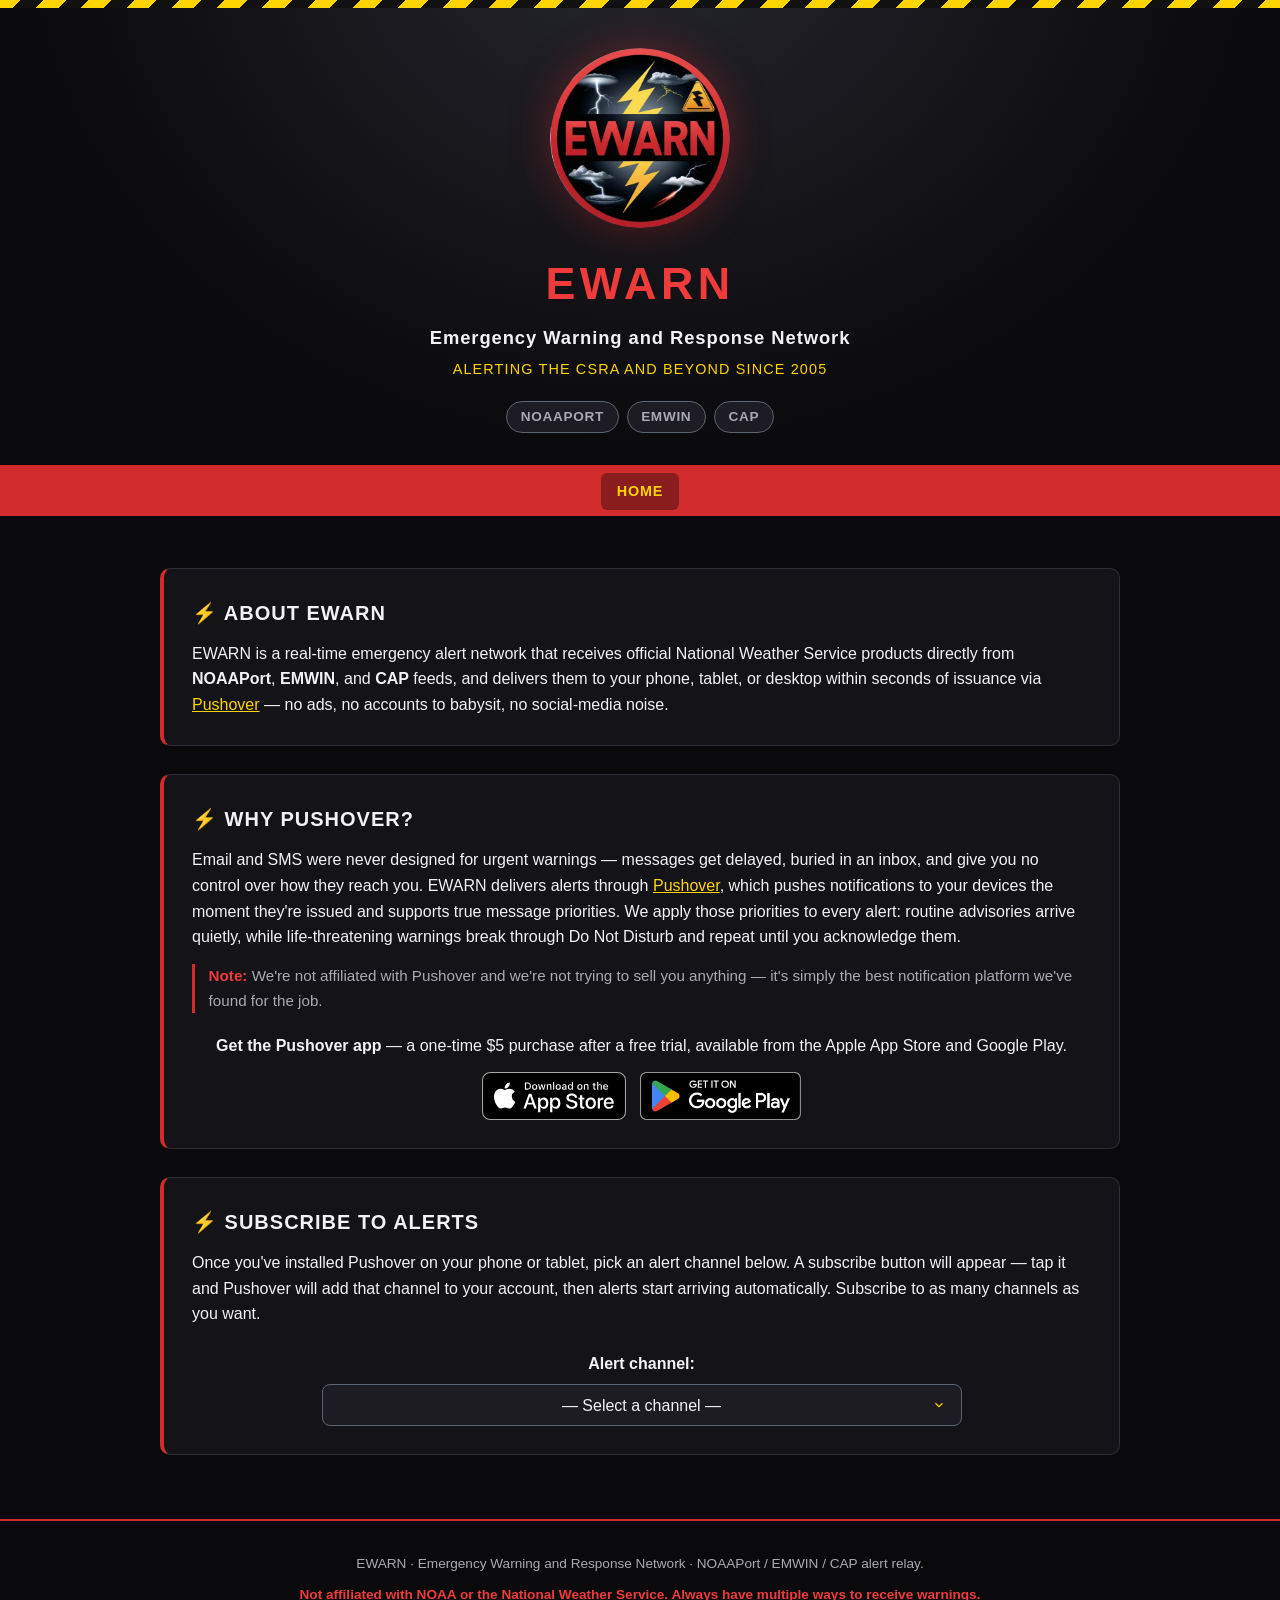
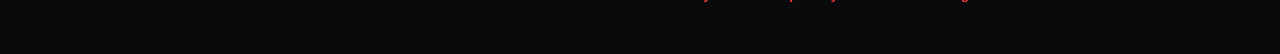
<file: index.html>
<!DOCTYPE html>
<html lang="en">
<head>
<meta charset="UTF-8">
<meta name="viewport" content="width=device-width, initial-scale=1.0">
<title>EWARN — Emergency Warning and Response Network</title>
<meta name="description" content="EWARN relays National Weather Service alerts from NOAAPort, EMWIN, and CAP feeds to your devices in real time via Pushover.">
<link rel="icon" href="assets/favicon.ico" sizes="any">
<link rel="icon" type="image/png" sizes="32x32" href="assets/favicon-32.png">
<link rel="icon" type="image/png" sizes="16x16" href="assets/favicon-16.png">
<link rel="apple-touch-icon" href="assets/apple-touch-icon.png">
<meta name="theme-color" content="#d22b2b">
<link rel="stylesheet" href="assets/style.css">
</head>
<body>

<div class="hazard-stripe"></div>

<header>
  <img class="logo-img" src="assets/logo.png" alt="EWARN logo">
  <div class="logo-text">EWARN</div>
  <p class="tagline">Emergency Warning and Response Network</p>
  <p class="since">Alerting the CSRA and beyond since 2005</p>
  <div class="badges">
    <span class="badge">NOAAPort</span>
    <span class="badge">EMWIN</span>
    <span class="badge">CAP</span>
  </div>
</header>

<!-- ============================================================
     SITE NAVIGATION — this nav appears on every page.
     To add a page:
       1. Copy page-template.html to yourpage.html and edit it.
       2. Add a link below (and in the nav of every other page).
     ============================================================ -->
<nav>
  <a href="index.html" class="active">Home</a>
  <!-- Add new page links here, e.g.:
  <a href="coverage.html">Coverage</a>
  <a href="faq.html">FAQ</a>
  -->
</nav>

<main>

  <section>
    <h2>About EWARN</h2>
    <p>
      EWARN is a real-time emergency alert network that receives official National Weather
      Service products directly from <strong>NOAAPort</strong>, <strong>EMWIN</strong>, and
      <strong>CAP</strong> feeds, and delivers them to your phone, tablet, or desktop within
      seconds of issuance via <a href="https://pushover.net" rel="noopener">Pushover</a> —
      no ads, no accounts to babysit, no social-media noise.
    </p>
  </section>

  <section>
    <h2>Why Pushover?</h2>
    <p>
      Email and SMS were never designed for urgent warnings — messages get delayed, buried in
      an inbox, and give you no control over how they reach you.
      EWARN delivers alerts through <a href="https://pushover.net" rel="noopener">Pushover</a>,
      which pushes notifications to your devices the moment they're issued and supports true
      message priorities. We apply those priorities to every alert: routine advisories arrive
      quietly, while life-threatening warnings break through Do&nbsp;Not&nbsp;Disturb and
      repeat until you acknowledge them.
    </p>
    <p class="note">
      <strong>Note:</strong> We're not affiliated with Pushover and we're not trying to sell
      you anything — it's simply the best notification platform we've found for the job.
    </p>

    <p class="store-lead">
      <strong>Get the Pushover app</strong> — a one-time $5 purchase after a free trial,
      available from the Apple App&nbsp;Store and Google&nbsp;Play.
    </p>
    <div class="store-badges">
      <a href="https://apps.apple.com/us/app/pushover-notifications/id506088175" rel="noopener">
        <img src="assets/badge-app-store.svg" alt="Download Pushover on the Apple App Store">
      </a>
      <a href="https://play.google.com/store/apps/details?id=net.superblock.pushover" rel="noopener">
        <img src="assets/badge-google-play.png" alt="Get Pushover on Google Play">
      </a>
    </div>
  </section>

  <section>
    <h2>Subscribe to Alerts</h2>
    <p>
      Once you've installed Pushover on your phone or tablet, pick an alert channel below.
      A subscribe button will appear — tap it and Pushover will add that channel to your
      account, then alerts start arriving automatically. Subscribe to as many channels as
      you want.
    </p>
    <label for="channel">Alert channel:</label>
    <select id="channel">
      <option value="" selected>— Select a channel —</option>
      <option value="ags">EWARNAlertAGS — Augusta-area (CSRA) Weather Alerts</option>
      <option value="storm">EWARNStorm — Tropical Weather Alerts</option>
      <option value="emergency">EWARNEmergency — PDS &amp; Tornado Emergency (Nationwide)</option>
    </select>

    <div id="subscribe-result" role="region" aria-live="polite">
      <h3 id="subscribe-name"></h3>
      <p id="subscribe-desc"></p>
      <div id="subscribe-link">
        <a class="btn btn-primary" id="subscribe-btn" href="#" rel="noopener">Click to Subscribe&nbsp;→</a>
      </div>
    </div>
  </section>

</main>

<footer>
  <p>EWARN &middot; Emergency Warning and Response Network &middot; NOAAPort / EMWIN / CAP alert relay.</p>
  <p class="disclaimer">Not affiliated with NOAA or the National Weather Service. Always have multiple ways to receive warnings.</p>
</footer>

<script>
  const CHANNELS = {
    ags: {
      name: "EWARNAlertAGS",
      desc: "Weather watches, warnings, and advisories for the Augusta, GA area (CSRA).",
      url: "https://pushover.net/subscribe/EWARNAlertAGS-eu8vg47zazxnb1p"
    },
    storm: {
      name: "EWARNStorm",
      desc: "Tropical weather alerts — hurricane and tropical storm watches, warnings, and advisories.",
      url: "https://pushover.net/subscribe/EWARNStorm-nd4u4y6ifxuwuup"
    },
    emergency: {
      name: "EWARNEmergency",
      desc: "The most dangerous alerts only: Particularly Dangerous Situation (PDS) warnings and Tornado Emergencies, nationwide.",
      url: "https://pushover.net/subscribe/EWARNEmergency-zs7gskfdx35exxs"
    }
  };

  const select = document.getElementById("channel");
  const result = document.getElementById("subscribe-result");

  select.addEventListener("change", () => {
    const ch = CHANNELS[select.value];
    if (!ch) {
      result.classList.remove("active");
      return;
    }
    document.getElementById("subscribe-name").textContent = ch.name;
    document.getElementById("subscribe-desc").textContent = ch.desc;
    const btn = document.getElementById("subscribe-btn");
    btn.href = ch.url;
    btn.textContent = "Click to Subscribe to " + ch.name + " →";
    result.classList.add("active");
  });
</script>

</body>
</html>
</file>
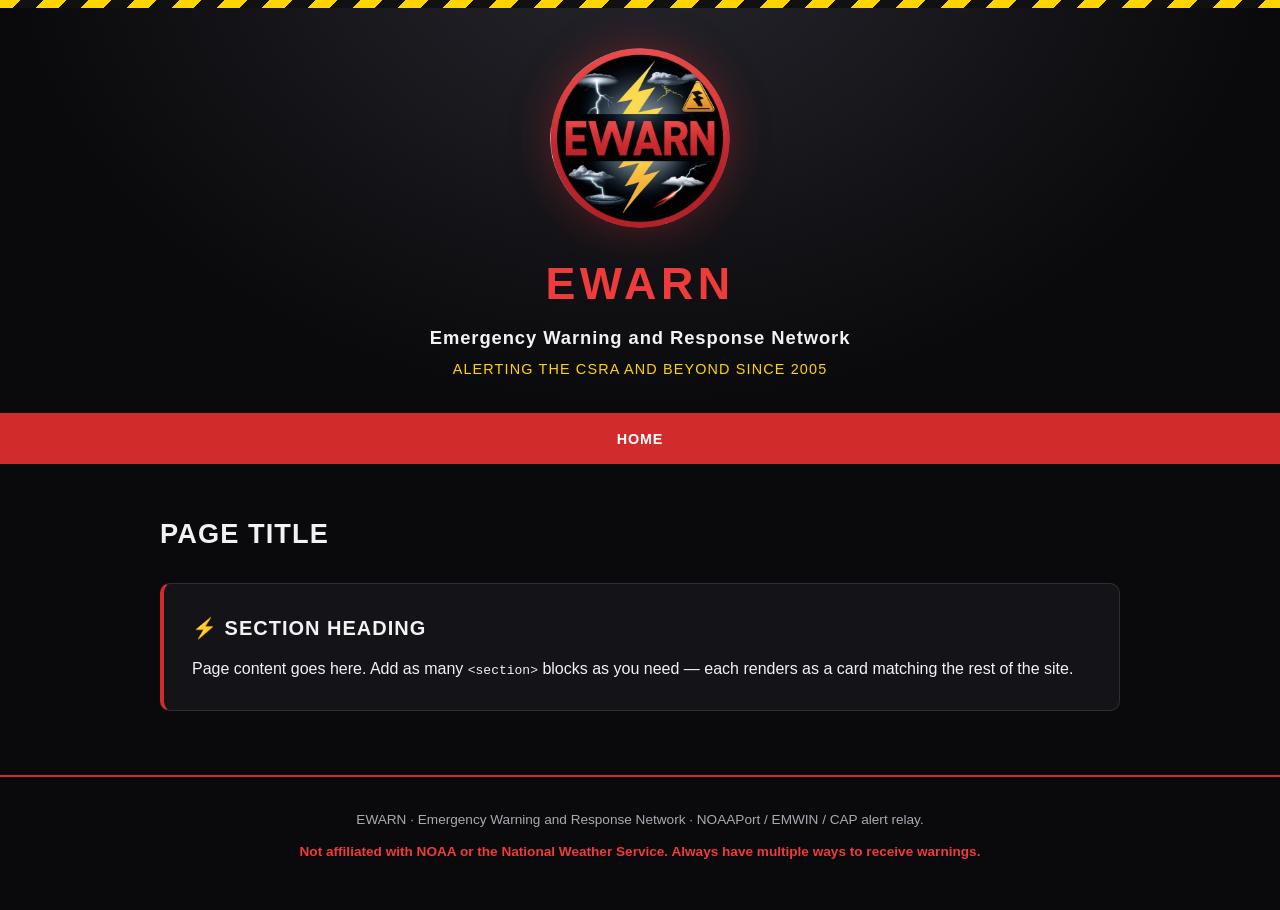
<file: page-template.html>
<!DOCTYPE html>
<html lang="en">
<head>
<meta charset="UTF-8">
<meta name="viewport" content="width=device-width, initial-scale=1.0">
<!-- ============================================================
     PAGE TEMPLATE — how to add a page to the site:
       1. Copy this file, e.g.:  cp page-template.html coverage.html
       2. Change the <title> and the <h1> below.
       3. Replace the placeholder section content.
       4. Add a nav link to the new page in EVERY page's <nav>,
          including index.html and this template.
       5. Mark the new page's own nav link class="active".
     Styling lives in assets/style.css — shared by all pages.
     ============================================================ -->
<title>Page Title — EWARN</title>
<link rel="icon" href="assets/favicon.ico" sizes="any">
<link rel="icon" type="image/png" sizes="32x32" href="assets/favicon-32.png">
<link rel="icon" type="image/png" sizes="16x16" href="assets/favicon-16.png">
<link rel="apple-touch-icon" href="assets/apple-touch-icon.png">
<meta name="theme-color" content="#d22b2b">
<link rel="stylesheet" href="assets/style.css">
</head>
<body>

<div class="hazard-stripe"></div>

<header>
  <img class="logo-img" src="assets/logo.png" alt="EWARN logo">
  <div class="logo-text">EWARN</div>
  <p class="tagline">Emergency Warning and Response Network</p>
  <p class="since">Alerting the CSRA and beyond since 2005</p>
</header>

<nav>
  <a href="index.html">Home</a>
  <!-- Add new page links here, and mark this page's own link class="active" -->
</nav>

<main>

  <h1>Page Title</h1>

  <section>
    <h2>Section Heading</h2>
    <p>
      Page content goes here. Add as many <code>&lt;section&gt;</code> blocks as you need —
      each renders as a card matching the rest of the site.
    </p>
  </section>

</main>

<footer>
  <p>EWARN &middot; Emergency Warning and Response Network &middot; NOAAPort / EMWIN / CAP alert relay.</p>
  <p class="disclaimer">Not affiliated with NOAA or the National Weather Service. Always have multiple ways to receive warnings.</p>
</footer>

</body>
</html>
</file>
<file: assets/style.css>
/* ==========================================================================
   EWARN — Emergency Warning and Response Network
   Shared stylesheet. Every page links this file so the whole site stays
   consistent — edit colors and layout here, not in individual pages.
   ========================================================================== */

:root {
  /* Color scheme drawn from the EWARN logo */
  --bg: #0a0a0c;            /* near-black storm sky */
  --bg-panel: #141418;      /* card background */
  --bg-panel-2: #1c1c22;    /* inset / input background */
  --border: #2e2e36;
  --text: #f2f2f4;
  --text-dim: #a9a9b3;
  --red: #d22b2b;           /* logo ring red */
  --red-bright: #ef3b3b;    /* hover / emphasis red */
  --yellow: #ffd400;        /* lightning-bolt yellow */
  --yellow-dim: #e6be00;
  --storm-gray: #5a6472;
}

* { margin: 0; padding: 0; box-sizing: border-box; }

body {
  font-family: -apple-system, BlinkMacSystemFont, "Segoe UI", Roboto,
    Helvetica, Arial, sans-serif;
  background: var(--bg);
  color: var(--text);
  line-height: 1.6;
}

a { color: var(--yellow); }
a:hover { color: var(--yellow-dim); }

/* Hazard stripe across the very top of every page */
.hazard-stripe {
  height: 8px;
  background: repeating-linear-gradient(
    -45deg,
    var(--yellow) 0 16px,
    #111 16px 32px
  );
}

/* --------------------------------------------------------------------------
   Header + navigation
   -------------------------------------------------------------------------- */
header {
  background: radial-gradient(ellipse at 50% -20%, #26262e 0%, var(--bg) 70%);
  border-bottom: 2px solid var(--red);
  padding: 2.5rem 1.5rem 2rem;
  text-align: center;
}
.logo-img {
  width: 180px;
  height: 180px;
  border-radius: 50%;
  box-shadow: 0 0 40px rgba(210, 43, 43, 0.35);
}
.logo-text {
  font-size: 2.8rem;
  font-weight: 900;
  letter-spacing: 0.1em;
  color: var(--red-bright);
  text-transform: uppercase;
  margin-top: 0.75rem;
}
.tagline {
  color: var(--text);
  font-weight: 600;
  letter-spacing: 0.05em;
  margin-top: 0.25rem;
  font-size: 1.15rem;
}
.since {
  color: var(--yellow);
  font-size: 0.9rem;
  letter-spacing: 0.08em;
  text-transform: uppercase;
  margin-top: 0.35rem;
}
.badges {
  display: flex;
  flex-wrap: wrap;
  gap: 0.5rem;
  justify-content: center;
  margin-top: 1.25rem;
}
.badge {
  background: var(--bg-panel-2);
  border: 1px solid var(--storm-gray);
  color: var(--text-dim);
  border-radius: 999px;
  padding: 0.25rem 0.85rem;
  font-size: 0.85rem;
  letter-spacing: 0.05em;
  text-transform: uppercase;
  font-weight: 600;
}

nav {
  background: var(--red);
  display: flex;
  flex-wrap: wrap;
  justify-content: center;
  gap: 0.25rem;
  padding: 0.35rem 1rem;
}
nav a {
  color: #fff;
  text-decoration: none;
  font-weight: 700;
  text-transform: uppercase;
  letter-spacing: 0.06em;
  font-size: 0.9rem;
  padding: 0.45rem 1rem;
  border-radius: 6px;
}
nav a:hover { background: rgba(0, 0, 0, 0.25); color: var(--yellow); }
nav a.active { background: rgba(0, 0, 0, 0.35); color: var(--yellow); }

/* --------------------------------------------------------------------------
   Main content
   -------------------------------------------------------------------------- */
main {
  width: 75%;
  max-width: 1400px;   /* keeps line length sane on ultrawide displays */
  margin: 0 auto;
  padding: 1.5rem 0 4rem;
}
/* 75% would leave far too little room on phones — go near full width there. */
@media (max-width: 768px) {
  main { width: auto; padding-left: 1.25rem; padding-right: 1.25rem; }
}
section {
  background: var(--bg-panel);
  border: 1px solid var(--border);
  border-left: 4px solid var(--red);
  border-radius: 10px;
  padding: 1.75rem;
  margin-top: 1.75rem;
}
h1 { font-size: 1.7rem; margin: 1.5rem 0 0.25rem; text-transform: uppercase; letter-spacing: 0.04em; }
h2 {
  font-size: 1.25rem;
  margin-bottom: 0.75rem;
  text-transform: uppercase;
  letter-spacing: 0.05em;
}
h2::before { content: "⚡ "; }
p + p { margin-top: 0.75rem; }
.dim { color: var(--text-dim); }

/* Numbered steps */
.steps { list-style: none; counter-reset: step; }
.steps li {
  counter-increment: step;
  display: flex;
  gap: 0.9rem;
  margin-top: 1rem;
}
.steps li::before {
  content: counter(step);
  flex: 0 0 1.9rem;
  height: 1.9rem;
  display: inline-flex;
  align-items: center;
  justify-content: center;
  background: var(--red);
  color: #fff;
  border-radius: 50%;
  font-weight: 800;
  font-size: 0.95rem;
  align-self: flex-start;
  margin-top: 0.2rem;
}

/* Buttons */
.btn-row { display: flex; flex-wrap: wrap; gap: 0.75rem; margin-top: 1rem; }
.btn {
  display: inline-block;
  padding: 0.65rem 1.25rem;
  border-radius: 8px;
  font-weight: 700;
  text-decoration: none;
  border: 1px solid var(--storm-gray);
  background: var(--bg-panel-2);
  color: var(--text);
  transition: border-color 0.15s, background 0.15s, color 0.15s;
}
.btn:hover { border-color: var(--yellow); color: var(--yellow); }
.btn-primary {
  background: var(--yellow);
  border-color: var(--yellow);
  color: #111;
}
.btn-primary:hover { background: var(--yellow-dim); border-color: var(--yellow-dim); color: #111; }

/* "Note:" aside — set off from body copy with the alarm red of the logo. */
.note {
  color: var(--text-dim);
  font-size: 0.95rem;
  border-left: 3px solid var(--red);
  padding-left: 0.85rem;
  margin-top: 0.9rem;
}
.note strong { color: var(--red-bright); }

/* App store badges.
   Google's badge ships with clear space baked in; it is cropped off here, so
   the gap below supplies the clear space both vendors' guidelines ask for. */
.store-lead { margin-top: 1.25rem; text-align: center; }
.store-badges {
  display: flex;
  flex-wrap: wrap;
  align-items: center;
  justify-content: center;
  gap: 14px;
  margin-top: 0.85rem;
}
.store-badges a {
  display: inline-flex;
  border-radius: 8px;
  transition: transform 0.15s;
}
.store-badges a:hover { transform: translateY(-2px); }
.store-badges a:focus-visible { outline: 2px solid var(--yellow); outline-offset: 4px; }
.store-badges img { display: block; height: 48px; width: auto; }

/* Subscribe dropdown */
.get-app { margin-bottom: 1rem; font-size: 0.95rem; }

label[for="channel"] {
  display: block;
  font-weight: 700;
  margin-top: 1.5rem;      /* one blank line below the intro paragraph */
  margin-bottom: 0.5rem;
  text-align: center;
}
select {
  /* Half the page width, not half the column. Capped at 100% so it can never
     spill past the column on ultrawide screens, and floored at the width the
     longest channel name needs so it is never truncated. */
  width: min(50vw, 100%);
  min-width: min(100%, 34rem);
  display: block;
  margin-inline: auto;
  /* text-align-last centers only the value shown in the closed box. Using plain
     text-align: center here would be overridden by the option rule below, which
     keeps the dropdown list itself left-aligned. */
  text-align: start;
  text-align-last: center;
  padding: 0.7rem 0.9rem;
  font-size: 1rem;
  border-radius: 8px;
  border: 1px solid var(--storm-gray);
  background: var(--bg-panel-2);
  color: var(--text);
  appearance: none;
  background-image: url("data:image/svg+xml;charset=UTF-8,%3Csvg xmlns='http://www.w3.org/2000/svg' width='14' height='14' viewBox='0 0 24 24' fill='none' stroke='%23ffd400' stroke-width='2'%3E%3Cpath d='M6 9l6 6 6-6'/%3E%3C/svg%3E");
  background-repeat: no-repeat;
  background-position: right 0.9rem center;
  cursor: pointer;
}
select option { text-align: left; }
select:focus { outline: 2px solid var(--yellow); outline-offset: 1px; }
/* Half width crowds the channel names on a phone — use the full column there. */
@media (max-width: 768px) {
  select,
  #subscribe-result { width: 100%; }
}

#subscribe-result {
  /* Match the dropdown above it. */
  width: min(50vw, 100%);
  min-width: min(100%, 34rem);
  margin: 1.25rem auto 0;
  text-align: center;
  padding: 1.25rem;
  border-radius: 10px;
  border: 1px dashed var(--storm-gray);
  background: var(--bg-panel-2);
  display: none;
}
#subscribe-result.active { display: block; }
#subscribe-result h3 { margin-bottom: 0.35rem; font-size: 1.1rem; color: var(--yellow); }
#subscribe-result p { color: var(--text-dim); font-size: 0.95rem; }
#subscribe-link { margin-top: 0.9rem; }

/* --------------------------------------------------------------------------
   Footer
   -------------------------------------------------------------------------- */
footer {
  text-align: center;
  color: var(--text-dim);
  font-size: 0.85rem;
  padding: 2rem 1.5rem 3rem;
  border-top: 2px solid var(--red);
}
.disclaimer {
  color: var(--red-bright);
  font-weight: 600;
  margin-top: 0.6rem;
}
</file>
